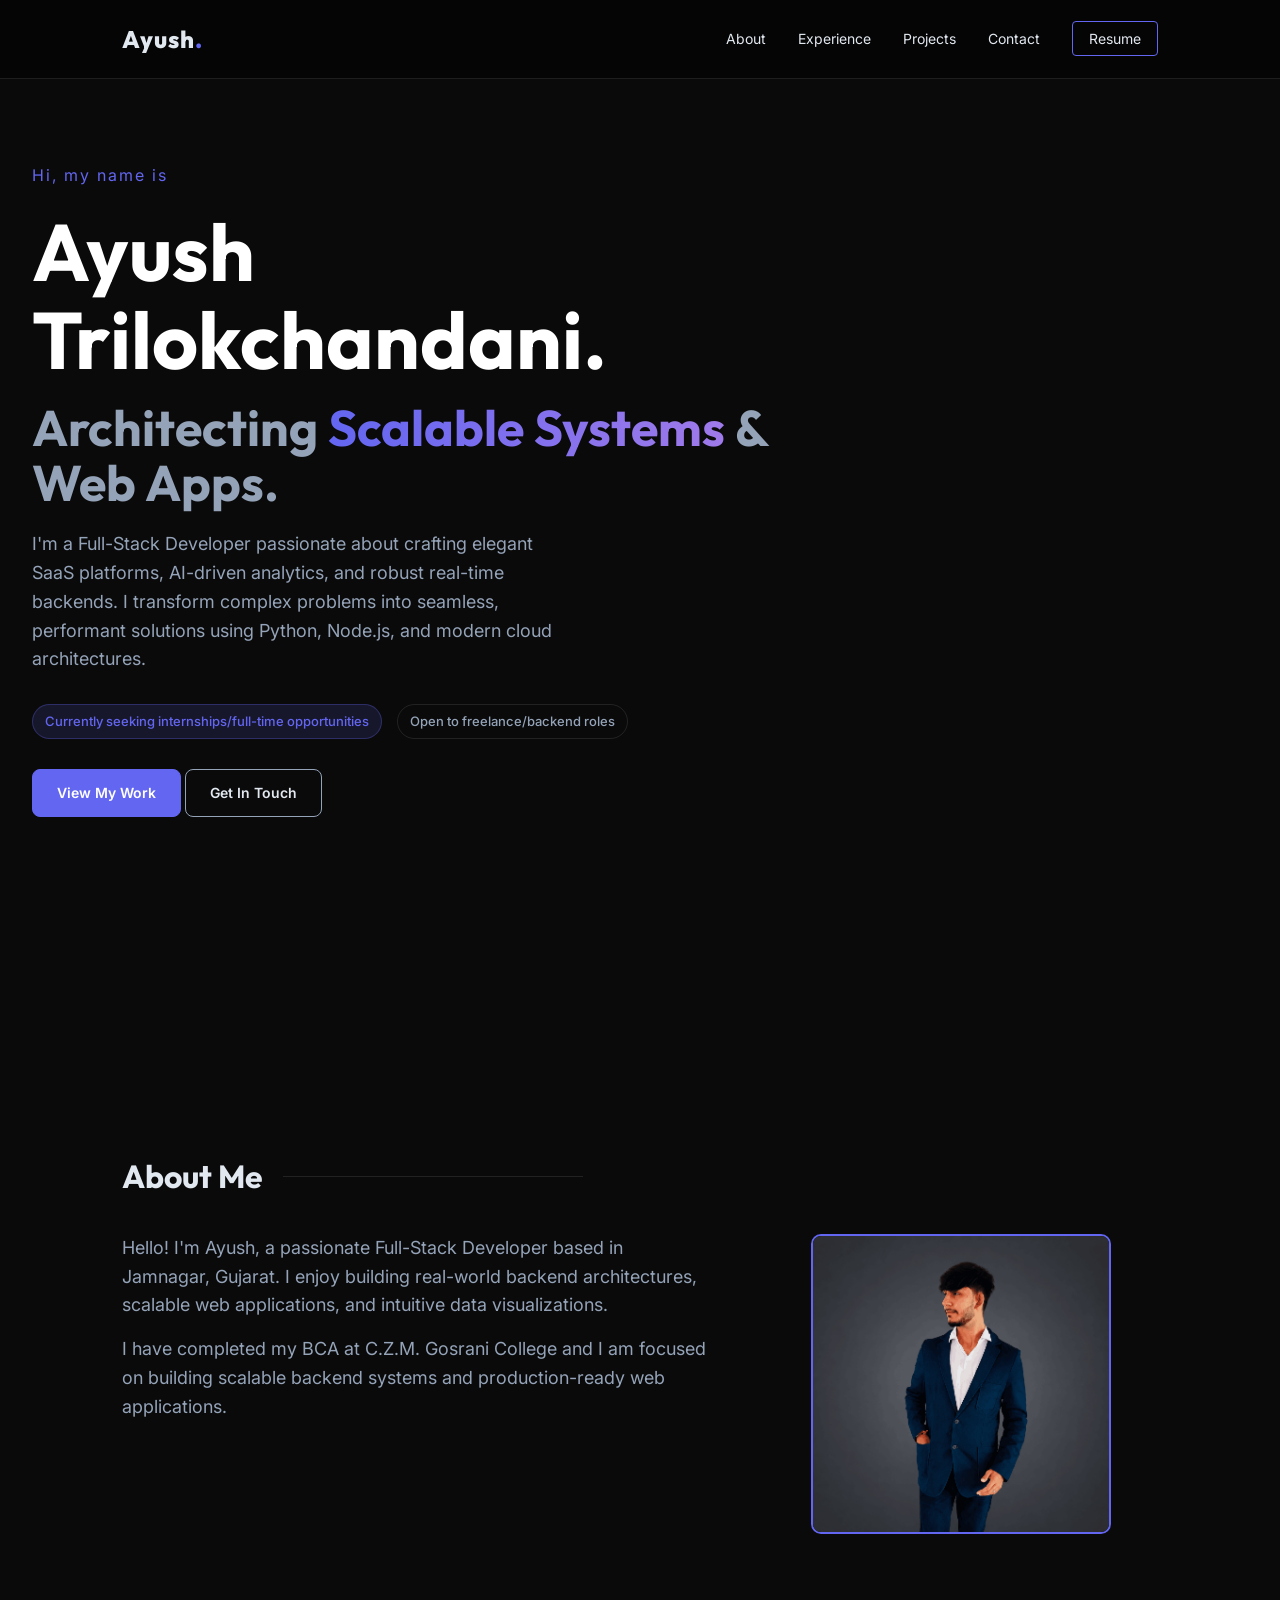
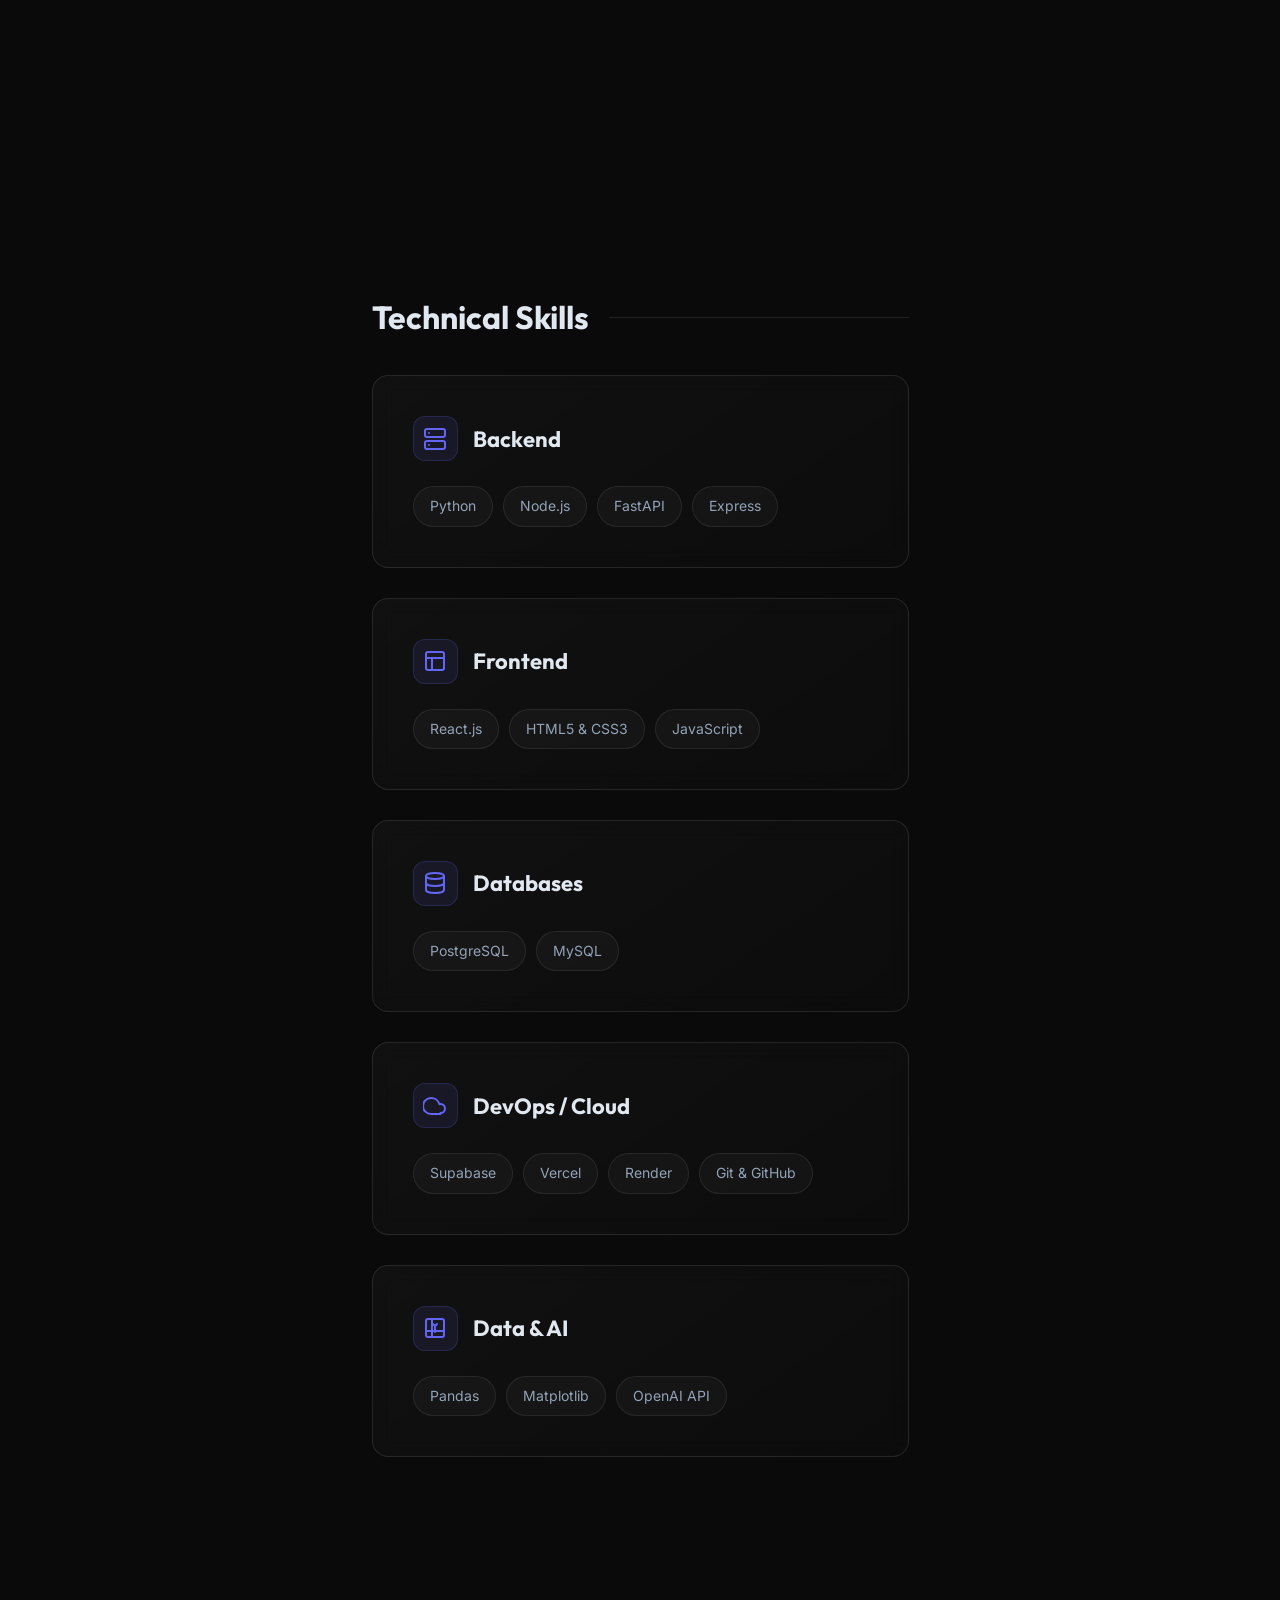
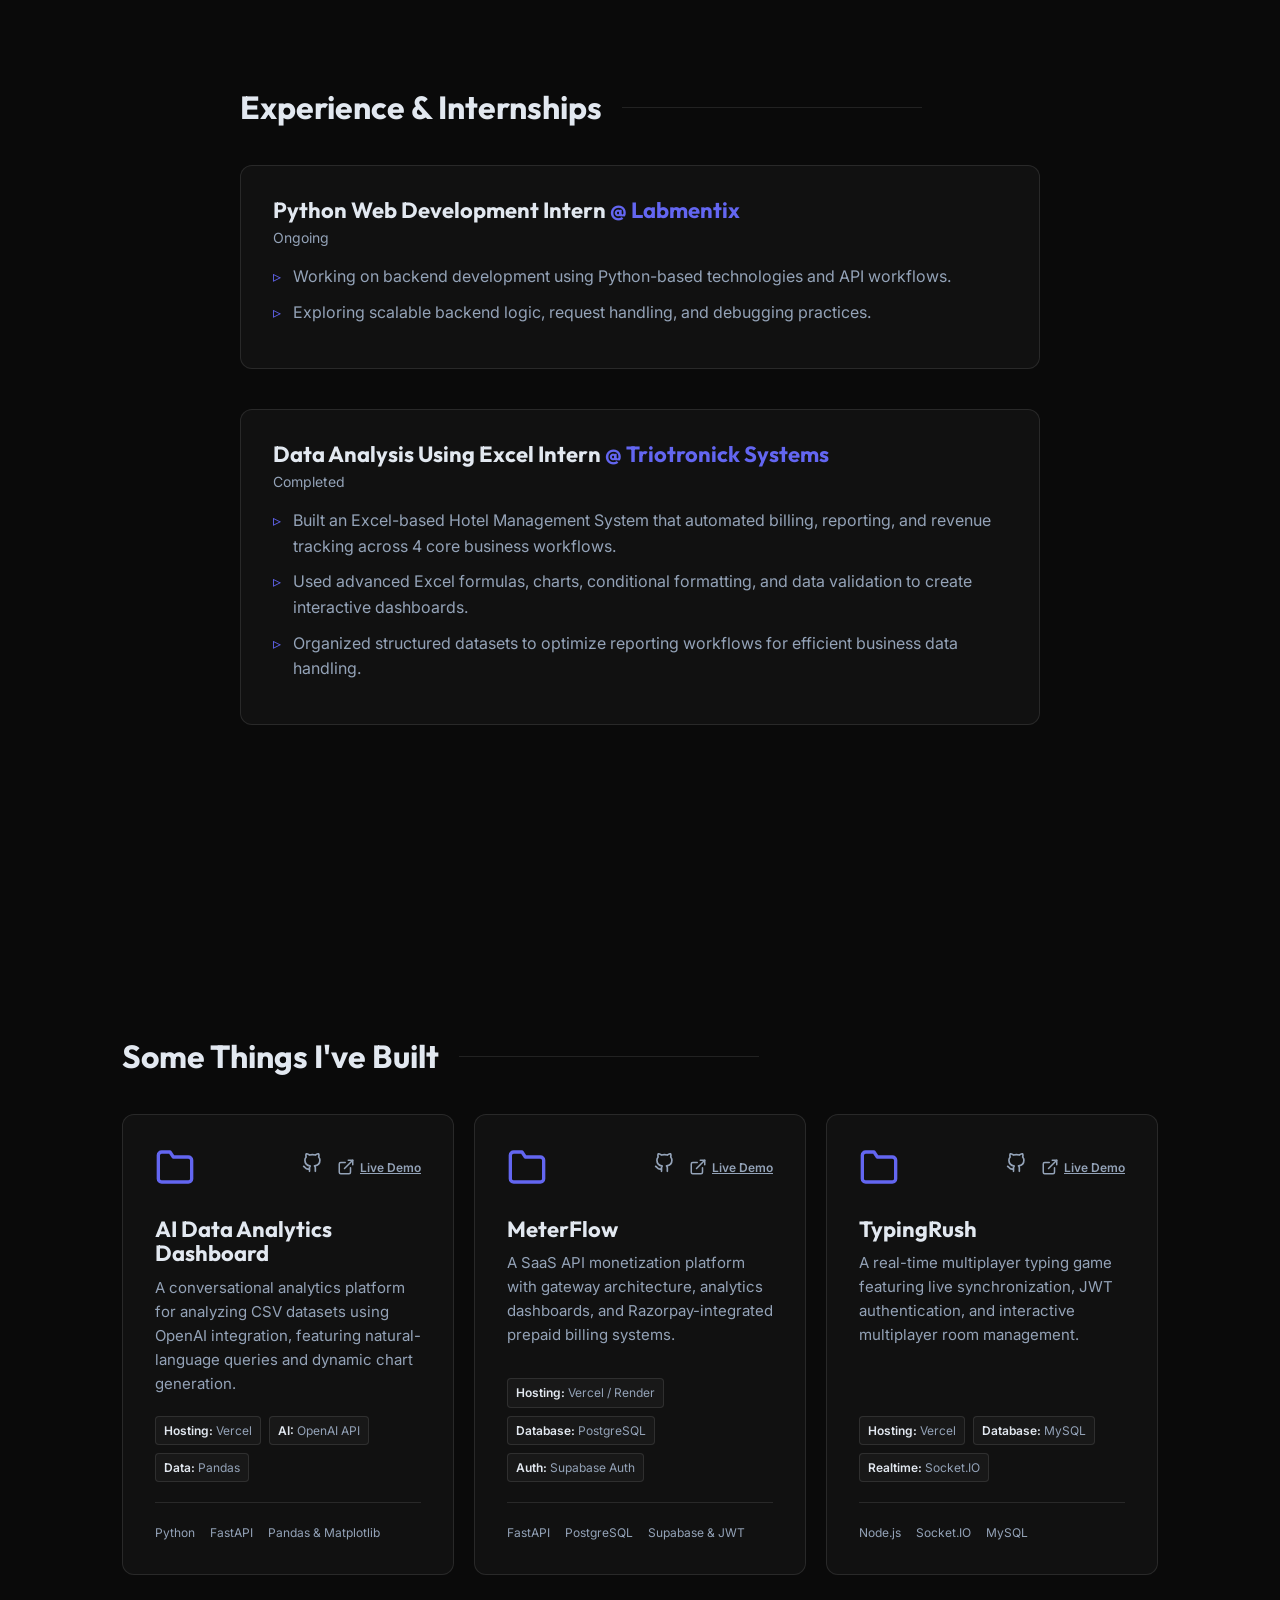
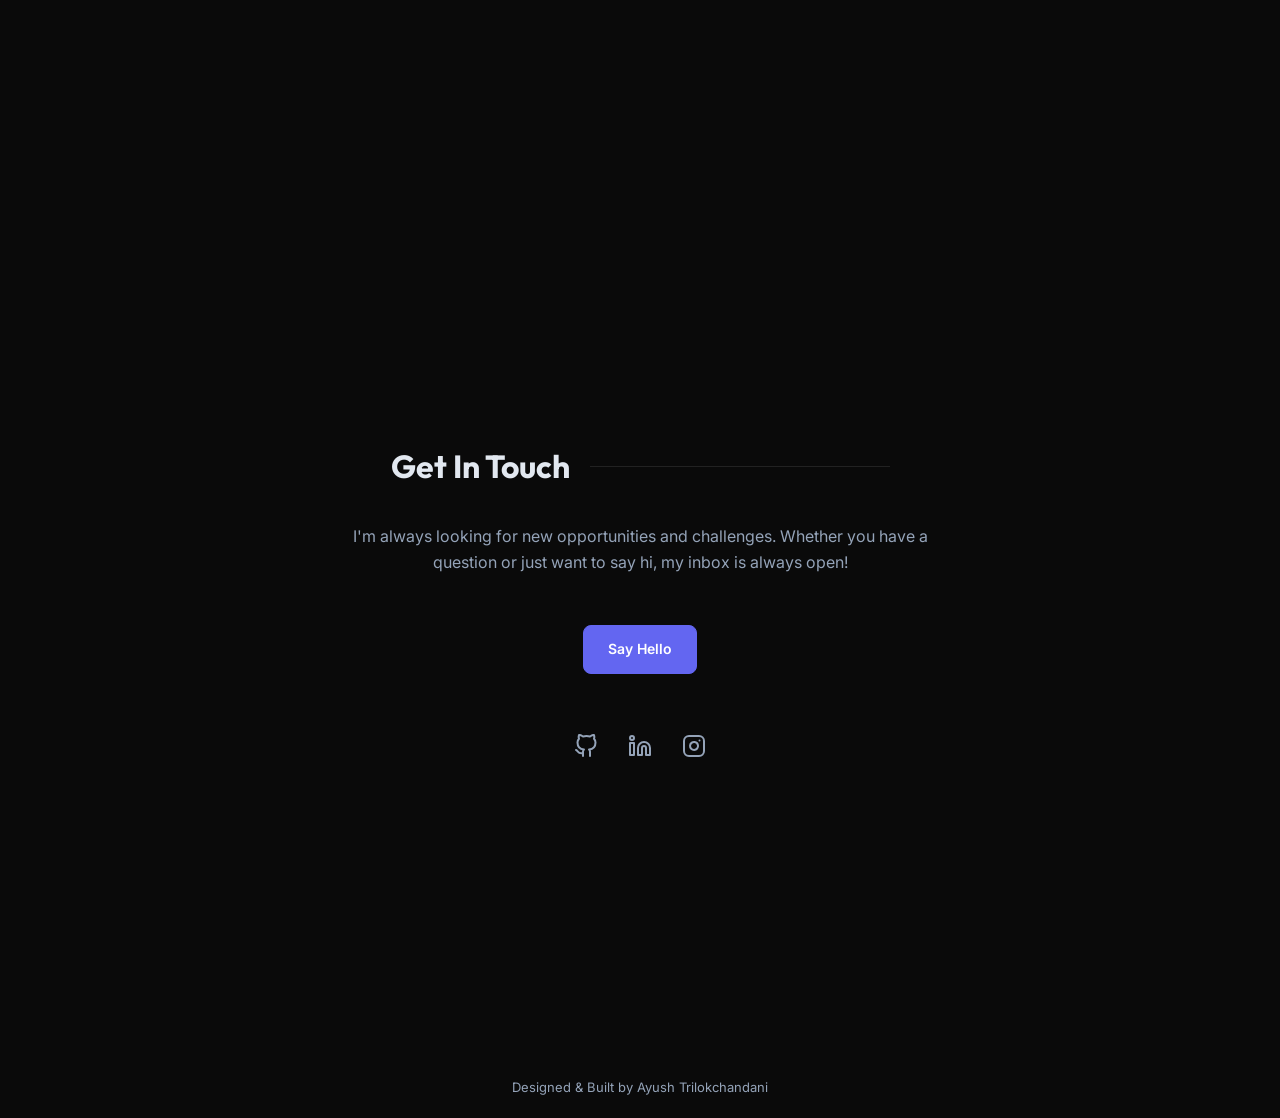
<file: index.html>
<!DOCTYPE html>
<html lang="en">

<head>
    <meta charset="UTF-8">
    <meta name="viewport" content="width=device-width, initial-scale=1.0">
    <title>Ayush Trilokchandani | Full-Stack Developer</title>
    <meta name="description"
        content="Portfolio of Ayush Trilokchandani, Full-Stack Developer building SaaS platforms, real-time applications, and data-driven systems.">

    <!-- Open Graph / Facebook -->
    <meta property="og:type" content="website">
    <meta property="og:url" content="https://ayusht20.github.io/">
    <meta property="og:title" content="Ayush Trilokchandani | Full-Stack Developer">
    <meta property="og:description"
        content="Portfolio of Ayush Trilokchandani, Full-Stack Developer building SaaS platforms, real-time applications, and data-driven systems.">
    <meta property="og:image" content="https://ayusht20.github.io/myself.png">

    <!-- Twitter -->
    <meta property="twitter:card" content="summary_large_image">
    <meta property="twitter:url" content="https://ayusht20.github.io/">
    <meta property="twitter:title" content="Ayush Trilokchandani | Full-Stack Developer">
    <meta property="twitter:description"
        content="Portfolio of Ayush Trilokchandani, Full-Stack Developer building SaaS platforms, real-time applications, and data-driven systems.">
    <meta property="twitter:image" content="https://ayusht20.github.io/myself.png">
    <link rel="stylesheet" href="style.css">
    <!-- Google Fonts -->
    <link rel="preconnect" href="https://fonts.googleapis.com">
    <link rel="preconnect" href="https://fonts.gstatic.com" crossorigin>
    <link
        href="https://fonts.googleapis.com/css2?family=Inter:wght@300;400;600;800&family=Outfit:wght@400;700&display=swap"
        rel="stylesheet">
</head>

<body>
    <!-- Navigation -->
    <nav id="navbar">
        <div class="container nav-container">
            <a href="#" class="logo">Ayush<span>.</span></a>
            <ul class="nav-links">
                <li><a href="#about">About</a></li>
                <li><a href="#experience">Experience</a></li>
                <li><a href="#projects">Projects</a></li>
                <li><a href="#contact">Contact</a></li>
                <li><a href="resume.html" class="btn-resume" target="_blank">Resume</a></li>
            </ul>
            <div class="hamburger">
                <div class="line"></div>
                <div class="line"></div>
                <div class="line"></div>
            </div>
        </div>
    </nav>

    <!-- Hero Section -->
    <header id="hero">
        <div class="container hero-content">
            <p class="greeting fade-in-up">Hi, my name is</p>
            <h1 class="fade-in-up" style="animation-delay: 0.1s">Ayush Trilokchandani.</h1>
            <h2 class="fade-in-up" style="animation-delay: 0.2s">Architecting <span class="highlight">Scalable
                    Systems</span> & Web Apps.</h2>
            <p class="hero-description fade-in-up" style="animation-delay: 0.3s">
                I'm a Full-Stack Developer passionate about crafting elegant SaaS platforms, AI-driven analytics, and
                robust real-time backends. I transform complex problems into seamless, performant solutions using
                Python, Node.js, and modern cloud architectures.
            </p>
            <div class="hero-badges fade-in-up" style="animation-delay: 0.4s">
                <span class="badge">Currently seeking internships/full-time opportunities</span>
                <span class="badge badge-outline">Open to freelance/backend roles</span>
            </div>
            <div class="hero-cta fade-in-up" style="animation-delay: 0.5s">
                <a href="#projects" class="btn btn-primary">View My Work</a>
                <a href="mailto:ayushtrilokchandani2005@gmail.com" class="btn btn-outline">Get In Touch</a>
            </div>
        </div>
    </header>

    <!-- About & Skills Section -->
    <section id="about" class="section">
        <div class="container">
            <h2 class="section-title reveal">About Me</h2>
            <div class="about-grid reveal">
                <div class="about-text">
                    <p>Hello! I'm Ayush, a passionate Full-Stack Developer based in Jamnagar, Gujarat. I enjoy building
                        real-world backend architectures, scalable web applications, and intuitive data visualizations.
                    </p>
                    <p>I have completed my BCA at C.Z.M. Gosrani College and I am focused on building scalable backend
                        systems and production-ready web applications.</p>
                </div>
                <div class="about-visual">
                    <div class="image-wrapper">
                        <img src="myself.png" alt="Ayush Trilokchandani" class="profile-img">
                    </div>
                </div>
            </div>
        </div>
    </section>

    <!-- Skills Section -->
    <section id="skills" class="section">
        <div class="container">
            <h2 class="section-title reveal">Technical Skills</h2>
            <div class="skills-container reveal">
                <div class="skill-card">
                    <div class="skill-header">
                        <div class="skill-icon">
                            <svg xmlns="http://www.w3.org/2000/svg" width="24" height="24" viewBox="0 0 24 24"
                                fill="none" stroke="currentColor" stroke-width="2" stroke-linecap="round"
                                stroke-linejoin="round">
                                <rect x="2" y="2" width="20" height="8" rx="2" ry="2"></rect>
                                <rect x="2" y="14" width="20" height="8" rx="2" ry="2"></rect>
                                <line x1="6" y1="6" x2="6.01" y2="6"></line>
                                <line x1="6" y1="18" x2="6.01" y2="18"></line>
                            </svg>
                        </div>
                        <h3>Backend</h3>
                    </div>
                    <div class="skill-tags">
                        <span class="skill-tag">Python</span>
                        <span class="skill-tag">Node.js</span>
                        <span class="skill-tag">FastAPI</span>
                        <span class="skill-tag">Express</span>
                    </div>
                </div>

                <div class="skill-card">
                    <div class="skill-header">
                        <div class="skill-icon">
                            <svg xmlns="http://www.w3.org/2000/svg" width="24" height="24" viewBox="0 0 24 24"
                                fill="none" stroke="currentColor" stroke-width="2" stroke-linecap="round"
                                stroke-linejoin="round">
                                <rect x="3" y="3" width="18" height="18" rx="2" ry="2"></rect>
                                <line x1="3" y1="9" x2="21" y2="9"></line>
                                <line x1="9" y1="21" x2="9" y2="9"></line>
                            </svg>
                        </div>
                        <h3>Frontend</h3>
                    </div>
                    <div class="skill-tags">
                        <span class="skill-tag">React.js</span>
                        <span class="skill-tag">HTML5 & CSS3</span>
                        <span class="skill-tag">JavaScript</span>
                    </div>
                </div>

                <div class="skill-card">
                    <div class="skill-header">
                        <div class="skill-icon">
                            <svg xmlns="http://www.w3.org/2000/svg" width="24" height="24" viewBox="0 0 24 24"
                                fill="none" stroke="currentColor" stroke-width="2" stroke-linecap="round"
                                stroke-linejoin="round">
                                <ellipse cx="12" cy="5" rx="9" ry="3"></ellipse>
                                <path d="M21 12c0 1.66-4 3-9 3s-9-1.34-9-3"></path>
                                <path d="M3 5v14c0 1.66 4 3 9 3s9-1.34 9-3V5"></path>
                            </svg>
                        </div>
                        <h3>Databases</h3>
                    </div>
                    <div class="skill-tags">
                        <span class="skill-tag">PostgreSQL</span>
                        <span class="skill-tag">MySQL</span>
                    </div>
                </div>

                <div class="skill-card">
                    <div class="skill-header">
                        <div class="skill-icon">
                            <svg xmlns="http://www.w3.org/2000/svg" width="24" height="24" viewBox="0 0 24 24"
                                fill="none" stroke="currentColor" stroke-width="2" stroke-linecap="round"
                                stroke-linejoin="round">
                                <path
                                    d="M17.5 19c2.485 0 4.5-2.015 4.5-4.5S19.985 10 17.5 10c-.39 0-.76.06-1.12.17C15.42 6.55 12.01 4 8 4 3.58 4 0 7.58 0 12c0 4.42 3.58 8 8 8h9.5z">
                                </path>
                            </svg>
                        </div>
                        <h3>DevOps / Cloud</h3>
                    </div>
                    <div class="skill-tags">
                        <span class="skill-tag">Supabase</span>
                        <span class="skill-tag">Vercel</span>
                        <span class="skill-tag">Render</span>
                        <span class="skill-tag">Git & GitHub</span>
                    </div>
                </div>

                <div class="skill-card">
                    <div class="skill-header">
                        <div class="skill-icon">
                            <svg xmlns="http://www.w3.org/2000/svg" width="24" height="24" viewBox="0 0 24 24"
                                fill="none" stroke="currentColor" stroke-width="2" stroke-linecap="round"
                                stroke-linejoin="round">
                                <rect x="3" y="3" width="18" height="18" rx="2" ry="2"></rect>
                                <line x1="3" y1="15" x2="21" y2="15"></line>
                                <line x1="9" y1="3" x2="9" y2="21"></line>
                                <path d="M14 8l-2 2-2-2"></path>
                                <path d="M12 10v6"></path>
                            </svg>
                        </div>
                        <h3>Data & AI</h3>
                    </div>
                    <div class="skill-tags">
                        <span class="skill-tag">Pandas</span>
                        <span class="skill-tag">Matplotlib</span>
                        <span class="skill-tag">OpenAI API</span>
                    </div>
                </div>
            </div>
        </div>
    </section>

    <!-- Experience Section -->
    <section id="experience" class="section">
        <div class="container">
            <h2 class="section-title reveal">Experience & Internships</h2>

            <div class="experience-container">
                <div class="experience-item reveal">
                    <h3 class="experience-role">Python Web Development Intern <span class="experience-company">@
                            Labmentix</span></h3>
                    <p class="experience-date">Ongoing</p>
                    <ul class="experience-list">
                        <li>Working on backend development using Python-based technologies and API workflows.</li>
                        <li>Exploring scalable backend logic, request handling, and debugging practices.</li>
                    </ul>
                </div>

                <div class="experience-item reveal">
                    <h3 class="experience-role">Data Analysis Using Excel Intern <span class="experience-company">@
                            Triotronick Systems</span></h3>
                    <p class="experience-date">Completed</p>
                    <ul class="experience-list">
                        <li>Built an Excel-based Hotel Management System that automated billing, reporting, and revenue
                            tracking across 4 core business workflows.</li>
                        <li>Used advanced Excel formulas, charts, conditional formatting, and data validation to create
                            interactive dashboards.</li>
                        <li>Organized structured datasets to optimize reporting workflows for efficient business data
                            handling.</li>
                    </ul>
                </div>
            </div>
        </div>
    </section>

    <!-- Projects Section -->
    <section id="projects" class="section">
        <div class="container">
            <h2 class="section-title reveal">Some Things I've Built</h2>

            <div class="projects-grid">
                <!-- Project 1: AI Data Analytics Dashboard -->
                <div class="project-card reveal">
                    <!-- <div class="project-image-placeholder">
                        <span>Dashboard Screenshot</span>
                         -->
                    <!-- </div > -->
                    <div class="project-content">
                        <div class="project-header">
                            <svg xmlns="http://www.w3.org/2000/svg" width="40" height="40" viewBox="0 0 24 24"
                                fill="none" stroke="currentColor" stroke-width="2" stroke-linecap="round"
                                stroke-linejoin="round" class="folder-icon">
                                <path d="M22 19a2 2 0 0 1-2 2H4a2 2 0 0 1-2-2V5a2 2 0 0 1 2-2h5l2 3h9a2 2 0 0 1 2 2z">
                                </path>
                            </svg>
                            <div class="project-links">
                                <a href="https://github.com/Ayusht20/AI-Data-Analysis-Project" target="_blank"
                                    class="github-link" aria-label="GitHub Link">
                                    <svg xmlns="http://www.w3.org/2000/svg" width="20" height="20" viewBox="0 0 24 24"
                                        fill="none" stroke="currentColor" stroke-width="2" stroke-linecap="round"
                                        stroke-linejoin="round">
                                        <path
                                            d="M9 19c-5 1.5-5-2.5-7-3m14 6v-3.87a3.37 3.37 0 0 0-.94-2.61c3.14-.35 6.44-1.54 6.44-7A5.44 5.44 0 0 0 20 4.77 5.07 5.07 0 0 0 19.91 1S18.73.65 16 2.48a13.38 13.38 0 0 0-7 0C6.27.65 5.09 1 5.09 1A5.07 5.07 0 0 0 5 4.77a5.44 5.44 0 0 0-1.5 3.78c0 5.42 3.3 6.61 6.44 7A3.37 3.37 0 0 0 9 18.13V22">
                                        </path>
                                    </svg>
                                </a>
                                <a href="https://ai-data-analysis-project.vercel.app" target="_blank"
                                    class="external-link" aria-label="External Link">
                                    <svg xmlns="http://www.w3.org/2000/svg" width="18" height="18" viewBox="0 0 24 24"
                                        fill="none" stroke="currentColor" stroke-width="2" stroke-linecap="round"
                                        stroke-linejoin="round">
                                        <path d="M18 13v6a2 2 0 0 1-2 2H5a2 2 0 0 1-2-2V8a2 2 0 0 1 2-2h6"></path>
                                        <polyline points="15 3 21 3 21 9"></polyline>
                                        <line x1="10" y1="14" x2="21" y2="3"></line>
                                    </svg>
                                    <span class="link-text">Live Demo</span>
                                </a>
                            </div>
                        </div>
                        <h3 class="project-title"><a href="https://ai-data-analysis-project.vercel.app"
                                target="_blank">AI
                                Data Analytics Dashboard</a></h3>
                        <p class="project-desc">A conversational analytics platform for analyzing CSV datasets using
                            OpenAI integration, featuring natural-language queries and dynamic chart generation.</p>
                        <div class="project-architecture">
                            <span class="arch-tag"><strong>Hosting:</strong> Vercel</span>
                            <span class="arch-tag"><strong>AI:</strong> OpenAI API</span>
                            <span class="arch-tag"><strong>Data:</strong> Pandas</span>
                        </div>
                        <ul class="project-tech">
                            <li>Python</li>
                            <li>FastAPI</li>
                            <li>Pandas & Matplotlib</li>
                        </ul>
                    </div>
                </div>

                <!-- Project 2: MeterFlow -->
                <div class="project-card reveal" style="transition-delay: 0.1s">
                    <!-- <div class="project-image-placeholder">
                        <span>Architecture Diagram</span> -->
                    <!-- </div> -->
                    <div class="project-content">
                        <div class="project-header">
                            <svg xmlns="http://www.w3.org/2000/svg" width="40" height="40" viewBox="0 0 24 24"
                                fill="none" stroke="currentColor" stroke-width="2" stroke-linecap="round"
                                stroke-linejoin="round" class="folder-icon">
                                <path d="M22 19a2 2 0 0 1-2 2H4a2 2 0 0 1-2-2V5a2 2 0 0 1 2-2h5l2 3h9a2 2 0 0 1 2 2z">
                                </path>
                            </svg>
                            <div class="project-links">
                                <a href="https://github.com/Ayusht20/MeterFlow" target="_blank" class="github-link"
                                    aria-label="GitHub Link">
                                    <svg xmlns="http://www.w3.org/2000/svg" width="20" height="20" viewBox="0 0 24 24"
                                        fill="none" stroke="currentColor" stroke-width="2" stroke-linecap="round"
                                        stroke-linejoin="round">
                                        <path
                                            d="M9 19c-5 1.5-5-2.5-7-3m14 6v-3.87a3.37 3.37 0 0 0-.94-2.61c3.14-.35 6.44-1.54 6.44-7A5.44 5.44 0 0 0 20 4.77 5.07 5.07 0 0 0 19.91 1S18.73.65 16 2.48a13.38 13.38 0 0 0-7 0C6.27.65 5.09 1 5.09 1A5.07 5.07 0 0 0 5 4.77a5.44 5.44 0 0 0-1.5 3.78c0 5.42 3.3 6.61 6.44 7A3.37 3.37 0 0 0 9 18.13V22">
                                        </path>
                                    </svg>
                                </a>
                                <a href="https://meterflow-lu1q.vercel.app" target="_blank" class="external-link"
                                    aria-label="External Link">
                                    <svg xmlns="http://www.w3.org/2000/svg" width="18" height="18" viewBox="0 0 24 24"
                                        fill="none" stroke="currentColor" stroke-width="2" stroke-linecap="round"
                                        stroke-linejoin="round">
                                        <path d="M18 13v6a2 2 0 0 1-2 2H5a2 2 0 0 1-2-2V8a2 2 0 0 1 2-2h6"></path>
                                        <polyline points="15 3 21 3 21 9"></polyline>
                                        <line x1="10" y1="14" x2="21" y2="3"></line>
                                    </svg>
                                    <span class="link-text">Live Demo</span>
                                </a>
                            </div>
                        </div>
                        <h3 class="project-title"><a href="https://meterflow-lu1q.vercel.app"
                                target="_blank">MeterFlow</a></h3>
                        <p class="project-desc">A SaaS API monetization platform with gateway architecture, analytics
                            dashboards, and Razorpay-integrated prepaid billing systems.</p>
                        <div class="project-architecture">
                            <span class="arch-tag"><strong>Hosting:</strong> Vercel / Render</span>
                            <span class="arch-tag"><strong>Database:</strong> PostgreSQL</span>
                            <span class="arch-tag"><strong>Auth:</strong> Supabase Auth</span>
                        </div>
                        <ul class="project-tech">
                            <li>FastAPI</li>
                            <li>PostgreSQL</li>
                            <li>Supabase & JWT</li>
                        </ul>
                    </div>
                </div>

                <!-- Project 3: TypingRush -->
                <div class="project-card reveal" style="transition-delay: 0.2s">
                    <!-- <div class="project-image-placeholder">
                        <span>Demo GIF</span>
                    </div> -->
                    <div class="project-content">
                        <div class="project-header">
                            <svg xmlns="http://www.w3.org/2000/svg" width="40" height="40" viewBox="0 0 24 24"
                                fill="none" stroke="currentColor" stroke-width="2" stroke-linecap="round"
                                stroke-linejoin="round" class="folder-icon">
                                <path d="M22 19a2 2 0 0 1-2 2H4a2 2 0 0 1-2-2V5a2 2 0 0 1 2-2h5l2 3h9a2 2 0 0 1 2 2z">
                                </path>
                            </svg>
                            <div class="project-links">
                                <a href="https://github.com/Ayusht20/Typing-Rush" target="_blank" class="github-link"
                                    aria-label="GitHub Link">
                                    <svg xmlns="http://www.w3.org/2000/svg" width="20" height="20" viewBox="0 0 24 24"
                                        fill="none" stroke="currentColor" stroke-width="2" stroke-linecap="round"
                                        stroke-linejoin="round">
                                        <path
                                            d="M9 19c-5 1.5-5-2.5-7-3m14 6v-3.87a3.37 3.37 0 0 0-.94-2.61c3.14-.35 6.44-1.54 6.44-7A5.44 5.44 0 0 0 20 4.77 5.07 5.07 0 0 0 19.91 1S18.73.65 16 2.48a13.38 13.38 0 0 0-7 0C6.27.65 5.09 1 5.09 1A5.07 5.07 0 0 0 5 4.77a5.44 5.44 0 0 0-1.5 3.78c0 5.42 3.3 6.61 6.44 7A3.37 3.37 0 0 0 9 18.13V22">
                                        </path>
                                    </svg>
                                </a>
                                <a href="https://typing-rush-mu.vercel.app" target="_blank" class="external-link"
                                    aria-label="External Link">
                                    <svg xmlns="http://www.w3.org/2000/svg" width="18" height="18" viewBox="0 0 24 24"
                                        fill="none" stroke="currentColor" stroke-width="2" stroke-linecap="round"
                                        stroke-linejoin="round">
                                        <path d="M18 13v6a2 2 0 0 1-2 2H5a2 2 0 0 1-2-2V8a2 2 0 0 1 2-2h6"></path>
                                        <polyline points="15 3 21 3 21 9"></polyline>
                                        <line x1="10" y1="14" x2="21" y2="3"></line>
                                    </svg>
                                    <span class="link-text">Live Demo</span>
                                </a>
                            </div>
                        </div>
                        <h3 class="project-title"><a href="https://typing-rush-mu.vercel.app"
                                target="_blank">TypingRush</a>
                        </h3>
                        <p class="project-desc">A real-time multiplayer typing game featuring live synchronization, JWT
                            authentication, and interactive multiplayer room management.</p>
                        <div class="project-architecture">
                            <span class="arch-tag"><strong>Hosting:</strong> Vercel</span>
                            <span class="arch-tag"><strong>Database:</strong> MySQL</span>
                            <span class="arch-tag"><strong>Realtime:</strong> Socket.IO</span>
                        </div>
                        <ul class="project-tech">
                            <li>Node.js</li>
                            <li>Socket.IO</li>
                            <li>MySQL</li>
                        </ul>
                    </div>
                </div>

            </div>
        </div>
    </section>

    <!-- Contact Section -->
    <section id="contact" class="section">
        <div class="container text-center reveal">
            <h2 class="section-title" style="justify-content: center;">Get In Touch</h2>
            <p class="contact-desc">
                I'm always looking for new opportunities and challenges. Whether you have a question or just want to say
                hi, my inbox is always open!
            </p>
            <a href="mailto:ayushtrilokchandani2005@gmail.com" class="btn btn-primary">Say Hello</a>

            <div class="social-links">
                <a href="https://github.com/Ayusht20" target="_blank" aria-label="GitHub">
                    <svg xmlns="http://www.w3.org/2000/svg" width="24" height="24" viewBox="0 0 24 24" fill="none"
                        stroke="currentColor" stroke-width="2" stroke-linecap="round" stroke-linejoin="round">
                        <path
                            d="M9 19c-5 1.5-5-2.5-7-3m14 6v-3.87a3.37 3.37 0 0 0-.94-2.61c3.14-.35 6.44-1.54 6.44-7A5.44 5.44 0 0 0 20 4.77 5.07 5.07 0 0 0 19.91 1S18.73.65 16 2.48a13.38 13.38 0 0 0-7 0C6.27.65 5.09 1 5.09 1A5.07 5.07 0 0 0 5 4.77a5.44 5.44 0 0 0-1.5 3.78c0 5.42 3.3 6.61 6.44 7A3.37 3.37 0 0 0 9 18.13V22">
                        </path>
                    </svg>
                </a>
                <a href="https://linkedin.com/in/ayushtrilokchandani" target="_blank" aria-label="LinkedIn">
                    <svg xmlns="http://www.w3.org/2000/svg" width="24" height="24" viewBox="0 0 24 24" fill="none"
                        stroke="currentColor" stroke-width="2" stroke-linecap="round" stroke-linejoin="round">
                        <path d="M16 8a6 6 0 0 1 6 6v7h-4v-7a2 2 0 0 0-2-2 2 2 0 0 0-2 2v7h-4v-7a6 6 0 0 1 6-6z"></path>
                        <rect x="2" y="9" width="4" height="12"></rect>
                        <circle cx="4" cy="4" r="2"></circle>
                    </svg>
                </a>
                <a href="https://www.instagram.com/ayuu_.20" target="_blank" aria-label="Instagram">
                    <svg xmlns="http://www.w3.org/2000/svg" width="24" height="24" viewBox="0 0 24 24" fill="none"
                        stroke="currentColor" stroke-width="2" stroke-linecap="round" stroke-linejoin="round">
                        <rect x="2" y="2" width="20" height="20" rx="5" ry="5"></rect>
                        <path d="M16 11.37A4 4 0 1 1 12.63 8 4 4 0 0 1 16 11.37z"></path>
                        <line x1="17.5" y1="6.5" x2="17.51" y2="6.5"></line>
                    </svg>
                </a>
            </div>
        </div>
    </section>

    <footer>
        <div class="container text-center">
            <p>Designed & Built by Ayush Trilokchandani</p>
        </div>
    </footer>

    <script src="script.js"></script>
</body>

</html>
</file>
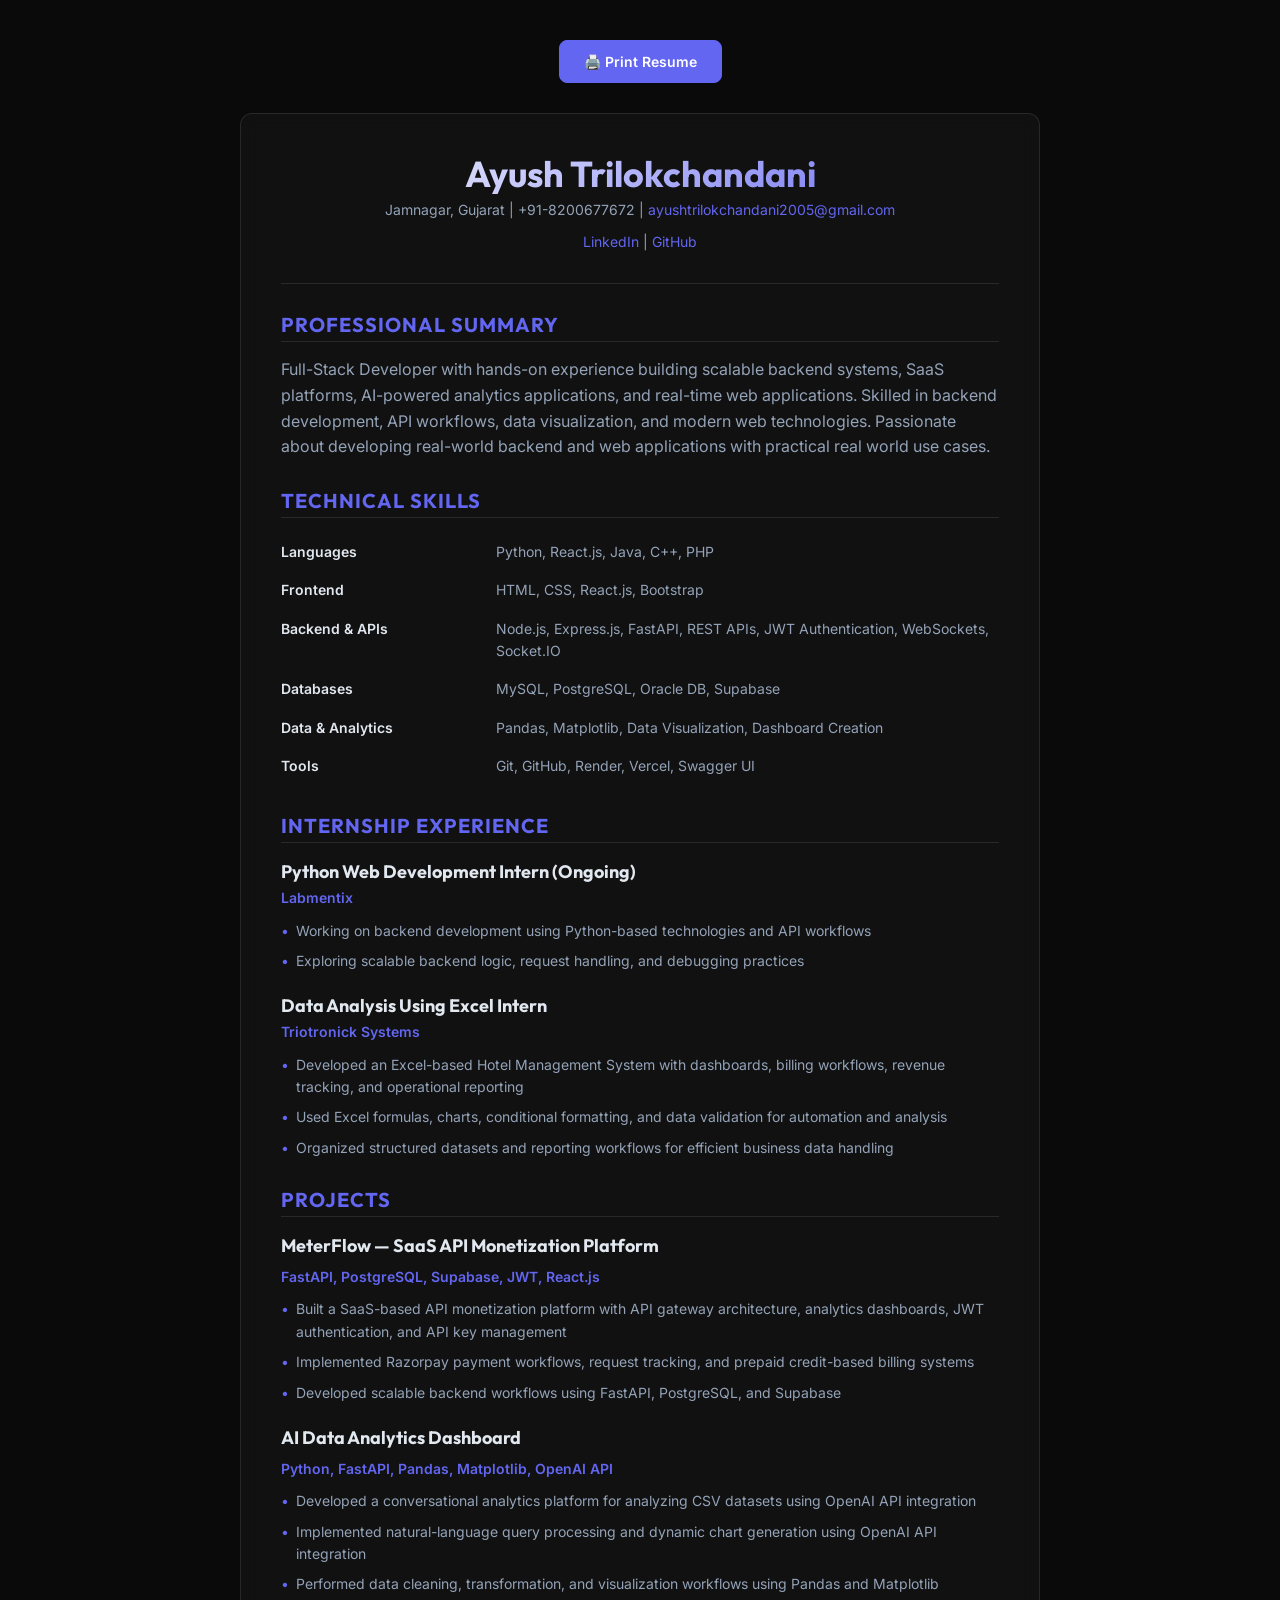
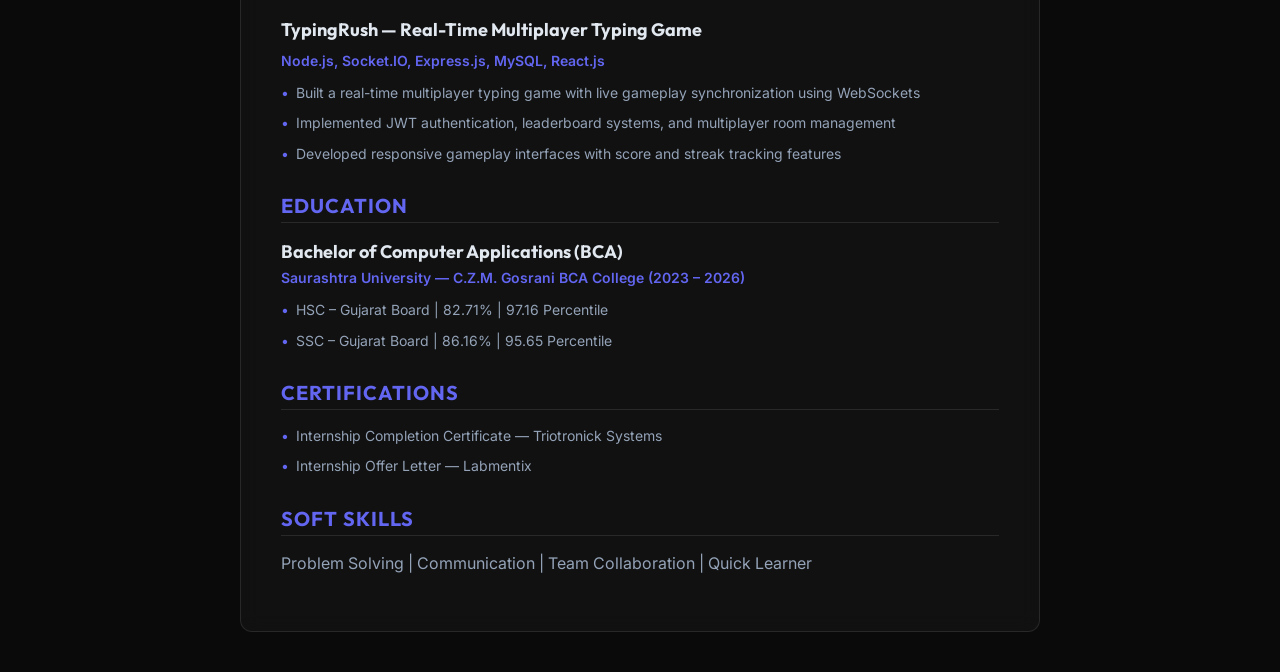
<file: resume.html>
<!DOCTYPE html>
<html lang="en">
<head>
    <meta charset="UTF-8">
    <meta name="viewport" content="width=device-width, initial-scale=1.0">
    <title>Resume - Ayush Trilokchandani</title>
    <link rel="stylesheet" href="style.css">
    <link rel="preconnect" href="https://fonts.googleapis.com">
    <link rel="preconnect" href="https://fonts.gstatic.com" crossorigin>
    <link href="https://fonts.googleapis.com/css2?family=Inter:wght@300;400;600;800&family=Outfit:wght@400;700&display=swap" rel="stylesheet">
    <style>
        body {
            background-color: var(--bg-dark);
            padding: 40px 20px;
        }
        .resume-container {
            max-width: 800px;
            margin: 0 auto;
            background: var(--surface);
            border: 1px solid var(--border);
            border-radius: 12px;
            padding: 40px;
            backdrop-filter: blur(10px);
        }
        .header {
            text-align: center;
            border-bottom: 1px solid var(--border);
            padding-bottom: 20px;
            margin-bottom: 30px;
        }
        .header h1 {
            font-size: 36px;
            margin-bottom: 5px;
            background: linear-gradient(135deg, #fff 0%, var(--accent) 100%);
            -webkit-background-clip: text;
            -webkit-text-fill-color: transparent;
        }
        .contact-info {
            color: var(--text-secondary);
            font-size: 14px;
            margin-bottom: 10px;
        }
        .contact-info a {
            color: var(--accent);
            text-decoration: none;
        }
        .section-heading {
            font-family: var(--font-heading);
            color: var(--accent);
            font-size: 20px;
            text-transform: uppercase;
            letter-spacing: 1px;
            border-bottom: 1px solid var(--border);
            padding-bottom: 5px;
            margin: 30px 0 15px 0;
        }
        .resume-content p {
            color: var(--text-secondary);
            margin-bottom: 15px;
        }
        .resume-item {
            margin-bottom: 20px;
        }
        .resume-item-header {
            display: flex;
            justify-content: space-between;
            align-items: baseline;
            margin-bottom: 5px;
        }
        .resume-item-title {
            font-family: var(--font-heading);
            font-weight: 700;
            color: var(--text-primary);
            font-size: 18px;
        }
        .resume-item-subtitle {
            color: var(--accent);
            font-size: 14px;
            font-weight: 600;
            margin-bottom: 10px;
            display: block;
        }
        .resume-list {
            list-style: none;
            color: var(--text-secondary);
        }
        .resume-list li {
            position: relative;
            padding-left: 15px;
            margin-bottom: 8px;
            font-size: 14px;
        }
        .resume-list li::before {
            content: "•";
            position: absolute;
            left: 0;
            color: var(--accent);
        }
        .skills-table {
            width: 100%;
            border-collapse: collapse;
            color: var(--text-secondary);
            font-size: 14px;
        }
        .skills-table td {
            padding: 8px 0;
            vertical-align: top;
        }
        .skills-table td:first-child {
            font-weight: 600;
            color: var(--text-primary);
            width: 30%;
        }
        .print-btn {
            display: block;
            margin: 0 auto 30px auto;
            text-align: center;
            max-width: 200px;
        }
        @media print {
            body {
                background: white;
                color: black;
            }
            .resume-container {
                border: none;
                background: none;
                box-shadow: none;
                padding: 0;
            }
            .header h1 {
                background: none;
                -webkit-text-fill-color: black;
            }
            .section-heading {
                color: black;
                border-bottom: 1px solid black;
            }
            .resume-item-title, .skills-table td:first-child {
                color: black;
            }
            .resume-list, .resume-content p, .contact-info, .skills-table td {
                color: #333;
            }
            .resume-item-subtitle, .contact-info a {
                color: #555;
            }
            .print-btn {
                display: none;
            }
        }
    </style>
</head>
<body>
    <button class="btn btn-primary print-btn" onclick="window.print()">🖨️ Print Resume</button>
    <div class="resume-container">
        <div class="header">
            <h1>Ayush Trilokchandani</h1>
            <div class="contact-info">
                Jamnagar, Gujarat | +91-8200677672 | <a href="mailto:ayushtrilokchandani2005@gmail.com">ayushtrilokchandani2005@gmail.com</a>
            </div>
            <div class="contact-info">
                <a href="https://linkedin.com/in/ayushtrilokchandani" target="_blank">LinkedIn</a> | 
                <a href="https://github.com/Ayusht20" target="_blank">GitHub</a>
            </div>
        </div>

        <div class="resume-content">
            <h2 class="section-heading">Professional Summary</h2>
            <p>Full-Stack Developer with hands-on experience building scalable backend systems, SaaS platforms, AI-powered analytics applications, and real-time web applications. Skilled in backend development, API workflows, data visualization, and modern web technologies. Passionate about developing real-world backend and web applications with practical real world use cases.</p>

            <h2 class="section-heading">Technical Skills</h2>
            <table class="skills-table">
                <tr>
                    <td>Languages</td>
                    <td>Python, React.js, Java, C++, PHP</td>
                </tr>
                <tr>
                    <td>Frontend</td>
                    <td>HTML, CSS, React.js, Bootstrap</td>
                </tr>
                <tr>
                    <td>Backend & APIs</td>
                    <td>Node.js, Express.js, FastAPI, REST APIs, JWT Authentication, WebSockets, Socket.IO</td>
                </tr>
                <tr>
                    <td>Databases</td>
                    <td>MySQL, PostgreSQL, Oracle DB, Supabase</td>
                </tr>
                <tr>
                    <td>Data & Analytics</td>
                    <td>Pandas, Matplotlib, Data Visualization, Dashboard Creation</td>
                </tr>
                <tr>
                    <td>Tools</td>
                    <td>Git, GitHub, Render, Vercel, Swagger UI</td>
                </tr>
            </table>

            <h2 class="section-heading">Internship Experience</h2>
            
            <div class="resume-item">
                <div class="resume-item-title">Python Web Development Intern (Ongoing)</div>
                <span class="resume-item-subtitle">Labmentix</span>
                <ul class="resume-list">
                    <li>Working on backend development using Python-based technologies and API workflows</li>
                    <li>Exploring scalable backend logic, request handling, and debugging practices</li>
                </ul>
            </div>

            <div class="resume-item">
                <div class="resume-item-title">Data Analysis Using Excel Intern</div>
                <span class="resume-item-subtitle">Triotronick Systems</span>
                <ul class="resume-list">
                    <li>Developed an Excel-based Hotel Management System with dashboards, billing workflows, revenue tracking, and operational reporting</li>
                    <li>Used Excel formulas, charts, conditional formatting, and data validation for automation and analysis</li>
                    <li>Organized structured datasets and reporting workflows for efficient business data handling</li>
                </ul>
            </div>

            <h2 class="section-heading">Projects</h2>

            <div class="resume-item">
                <div class="resume-item-header">
                    <div class="resume-item-title">MeterFlow — SaaS API Monetization Platform</div>
                </div>
                <span class="resume-item-subtitle">FastAPI, PostgreSQL, Supabase, JWT, React.js</span>
                <ul class="resume-list">
                    <li>Built a SaaS-based API monetization platform with API gateway architecture, analytics dashboards, JWT authentication, and API key management</li>
                    <li>Implemented Razorpay payment workflows, request tracking, and prepaid credit-based billing systems</li>
                    <li>Developed scalable backend workflows using FastAPI, PostgreSQL, and Supabase</li>
                </ul>
            </div>

            <div class="resume-item">
                <div class="resume-item-header">
                    <div class="resume-item-title">AI Data Analytics Dashboard</div>
                </div>
                <span class="resume-item-subtitle">Python, FastAPI, Pandas, Matplotlib, OpenAI API</span>
                <ul class="resume-list">
                    <li>Developed a conversational analytics platform for analyzing CSV datasets using OpenAI API integration</li>
                    <li>Implemented natural-language query processing and dynamic chart generation using OpenAI API integration</li>
                    <li>Performed data cleaning, transformation, and visualization workflows using Pandas and Matplotlib</li>
                </ul>
            </div>

            <div class="resume-item">
                <div class="resume-item-header">
                    <div class="resume-item-title">TypingRush — Real-Time Multiplayer Typing Game</div>
                </div>
                <span class="resume-item-subtitle">Node.js, Socket.IO, Express.js, MySQL, React.js</span>
                <ul class="resume-list">
                    <li>Built a real-time multiplayer typing game with live gameplay synchronization using WebSockets</li>
                    <li>Implemented JWT authentication, leaderboard systems, and multiplayer room management</li>
                    <li>Developed responsive gameplay interfaces with score and streak tracking features</li>
                </ul>
            </div>

            <h2 class="section-heading">Education</h2>
            <div class="resume-item">
                <div class="resume-item-title">Bachelor of Computer Applications (BCA)</div>
                <span class="resume-item-subtitle">Saurashtra University — C.Z.M. Gosrani BCA College (2023 – 2026)</span>
            </div>
            <div class="resume-item">
                <ul class="resume-list" style="margin-top:-10px;">
                    <li>HSC – Gujarat Board | 82.71% | 97.16 Percentile</li>
                    <li>SSC – Gujarat Board | 86.16% | 95.65 Percentile</li>
                </ul>
            </div>

            <h2 class="section-heading">Certifications</h2>
            <ul class="resume-list">
                <li>Internship Completion Certificate — Triotronick Systems</li>
                <li>Internship Offer Letter — Labmentix</li>
            </ul>

            <h2 class="section-heading">Soft Skills</h2>
            <p>Problem Solving | Communication | Team Collaboration | Quick Learner</p>
        </div>
    </div>
</body>
</html>
</file>
<file: style.css>
:root {
    /* Colors */
    --bg-dark: #0a0a0a;
    --bg-darker: #050505;
    --text-primary: #e2e8f0;
    --text-secondary: #94a3b8;
    --accent: #6366f1; /* Indigo */
    --accent-glow: rgba(99, 102, 241, 0.5);
    
    /* Surface/Glass */
    --surface: rgba(255, 255, 255, 0.03);
    --border: rgba(255, 255, 255, 0.1);
    
    /* Typography */
    --font-sans: 'Inter', sans-serif;
    --font-heading: 'Outfit', sans-serif;
    
    /* Transitions */
    --transition: all 0.3s ease;
}

* {
    margin: 0;
    padding: 0;
    box-sizing: border-box;
}

html {
    scroll-behavior: smooth;
}

body {
    background-color: var(--bg-dark);
    color: var(--text-primary);
    font-family: var(--font-sans);
    line-height: 1.6;
    overflow-x: hidden;
}

/* Layout */
.container {
    max-width: 1100px;
    margin: 0 auto;
    padding: 0 2rem;
}

.section {
    padding: 100px 0;
    min-height: 100vh;
    display: flex;
    flex-direction: column;
    justify-content: center;
}

.text-center {
    text-align: center;
}

/* Typography */
h1, h2, h3, h4 {
    font-family: var(--font-heading);
    font-weight: 700;
    color: var(--text-primary);
    line-height: 1.1;
}

h1 {
    font-size: clamp(40px, 8vw, 80px);
    margin-bottom: 1rem;
    color: #fff;
}

h2 {
    font-size: clamp(30px, 5vw, 50px);
    color: var(--text-secondary);
}

.section-title {
    font-size: clamp(26px, 5vw, 32px);
    margin-bottom: 40px;
    display: flex;
    align-items: center;
    color: var(--text-primary);
}

.section-title::after {
    content: "";
    display: block;
    height: 1px;
    width: 300px;
    background-color: var(--border);
    margin-left: 20px;
}

/* Buttons */
.btn {
    display: inline-block;
    padding: 0.75rem 1.5rem;
    border-radius: 8px;
    text-decoration: none;
    font-family: var(--font-sans);
    font-weight: 600;
    transition: var(--transition);
    cursor: pointer;
    font-size: 14px;
}

.btn-primary {
    background-color: var(--accent);
    color: #fff;
    border: 1px solid var(--accent);
}

.btn-primary:hover {
    background-color: transparent;
    color: var(--accent);
    box-shadow: 0 0 15px var(--accent-glow);
    transform: translateY(-2px);
}

.btn-resume {
    color: var(--accent);
    border: 1px solid var(--accent);
    padding: 0.5rem 1rem;
    border-radius: 4px;
    text-decoration: none;
    transition: var(--transition);
}

.btn-resume:hover {
    background-color: rgba(99, 102, 241, 0.1);
}

.btn-outline {
    color: var(--text-primary);
    border: 1px solid var(--text-secondary);
    background: transparent;
}

.btn-outline:hover {
    border-color: var(--accent);
    color: var(--accent);
    background-color: rgba(99, 102, 241, 0.05);
}

.highlight {
    background: linear-gradient(90deg, var(--accent), #9f7aea);
    -webkit-background-clip: text;
    -webkit-text-fill-color: transparent;
    background-clip: text;
}

/* Navigation */
nav {
    position: fixed;
    top: 0;
    width: 100%;
    padding: 20px 0;
    z-index: 100;
    background: var(--bg-darker);
    border-bottom: 1px solid var(--border);
}

.nav-container {
    display: flex;
    justify-content: space-between;
    align-items: center;
}

.logo {
    font-family: var(--font-heading);
    font-size: 24px;
    font-weight: 800;
    color: var(--text-primary);
    text-decoration: none;
    letter-spacing: 1px;
}

.logo span {
    color: var(--accent);
    transition: var(--transition);
}

.logo:hover span {
    text-shadow: 0 0 10px var(--accent-glow);
}

.nav-links {
    display: flex;
    list-style: none;
    align-items: center;
    gap: 2rem;
}

.nav-links a {
    color: var(--text-primary);
    text-decoration: none;
    font-size: 14px;
    transition: var(--transition);
}

.nav-links a:not(.btn-resume):hover {
    color: var(--accent);
}

.hamburger {
    display: none;
    cursor: pointer;
}

.hamburger .line {
    width: 25px;
    height: 2px;
    background-color: var(--text-primary);
    margin: 5px 0;
}

/* Hero Section */
#hero {
    min-height: 100vh;
    display: flex;
    flex-direction: column;
    justify-content: center;
    padding-top: 80px; /* Offset for nav */
}

.hero-content {
    max-width: 800px;
    margin: 0; 
}

.greeting {
    color: var(--accent);
    font-family: var(--font-sans);
    margin-bottom: 20px;
    font-weight: 400;
    letter-spacing: 2px;
}

.hero-description {
    color: var(--text-secondary);
    max-width: 540px;
    margin-top: 20px;
    font-size: 18px;
}

.hero-badges {
    display: flex;
    flex-wrap: wrap;
    gap: 15px;
    margin-top: 30px;
}

.badge {
    display: inline-block;
    padding: 6px 12px;
    border-radius: 20px;
    font-size: 13px;
    font-family: var(--font-sans);
    font-weight: 500;
    background-color: rgba(99, 102, 241, 0.15);
    color: var(--accent);
    border: 1px solid rgba(99, 102, 241, 0.3);
}

.badge-outline {
    background-color: transparent;
    color: var(--text-secondary);
    border: 1px solid var(--border);
}

.badge-outline:hover {
    border-color: var(--accent);
    color: var(--text-primary);
}

.hero-cta {
    margin-top: 30px;
}

/* About Section */
.about-grid {
    display: grid;
    grid-template-columns: 3fr 2fr;
    gap: 50px;
}

.about-text {
    color: var(--text-secondary);
    font-size: 18px;
}

.about-text p {
    margin-bottom: 15px;
}

/* Skills Section */
.skills-container {
    display: grid;
    grid-template-columns: repeat(auto-fit, minmax(280px, 1fr));
    gap: 30px;
    margin-top: 40px;
}

.skill-card {
    background: linear-gradient(145deg, rgba(255, 255, 255, 0.03) 0%, rgba(255, 255, 255, 0.01) 100%);
    border: 1px solid var(--border);
    border-radius: 16px;
    padding: 2.5rem;
    position: relative;
    overflow: hidden;
    transition: all 0.4s cubic-bezier(0.175, 0.885, 0.32, 1.275);
    backdrop-filter: blur(10px);
}

.skill-card::before {
    content: '';
    position: absolute;
    top: 0;
    left: 0;
    width: 100%;
    height: 100%;
    background: radial-gradient(circle at top left, rgba(99, 102, 241, 0.1), transparent 70%);
    opacity: 0;
    transition: opacity 0.4s ease;
}

.skill-card:hover {
    transform: translateY(-10px);
    border-color: rgba(99, 102, 241, 0.4);
    box-shadow: 0 15px 30px rgba(0, 0, 0, 0.3), 0 0 20px rgba(99, 102, 241, 0.1);
}

.skill-card:hover::before {
    opacity: 1;
}

.skill-header {
    display: flex;
    align-items: center;
    gap: 15px;
    margin-bottom: 25px;
    position: relative;
    z-index: 1;
}

.skill-icon {
    width: 45px;
    height: 45px;
    border-radius: 12px;
    background: rgba(99, 102, 241, 0.1);
    color: var(--accent);
    display: flex;
    justify-content: center;
    align-items: center;
    border: 1px solid rgba(99, 102, 241, 0.2);
}

.skill-header h3 {
    font-size: 22px;
    color: var(--text-primary);
    margin: 0;
}

.skill-tags {
    display: flex;
    flex-wrap: wrap;
    gap: 10px;
    position: relative;
    z-index: 1;
}

.skill-tag {
    background: rgba(255, 255, 255, 0.03);
    border: 1px solid rgba(255, 255, 255, 0.08);
    color: var(--text-secondary);
    padding: 8px 16px;
    border-radius: 30px;
    font-size: 14px;
    font-family: var(--font-sans);
    transition: all 0.3s ease;
}

.skill-card:hover .skill-tag {
    background: rgba(255, 255, 255, 0.06);
}

.skill-tag:hover {
    background: var(--accent) !important;
    color: white;
    border-color: var(--accent);
    transform: translateY(-2px);
    box-shadow: 0 5px 15px rgba(99, 102, 241, 0.3);
}

.about-visual {
    display: flex;
    justify-content: center;
    align-items: flex-start;
}

.image-wrapper {
    position: relative;
    width: 100%;
    max-width: 300px;
    border-radius: 10px;
}

.profile-img {
    width: 100%;
    height: auto;
    border-radius: 10px;
    border: 2px solid var(--accent);
    object-fit: cover;
    aspect-ratio: 1;
    animation: float 6s ease-in-out infinite;
}

/* Experience Section */
.experience-container {
    display: flex;
    flex-direction: column;
    gap: 40px;
    max-width: 800px;
}

.experience-item {
    background: var(--surface);
    border: 1px solid var(--border);
    border-radius: 12px;
    padding: 2rem;
}

.experience-role {
    font-size: 22px;
    color: var(--text-primary);
    margin-bottom: 5px;
}

.experience-company {
    color: var(--accent);
}

.experience-date {
    font-family: var(--font-sans);
    font-size: 14px;
    color: var(--text-secondary);
    margin-bottom: 15px;
}

.experience-list {
    list-style: none;
    color: var(--text-secondary);
    font-size: 16px;
}

.experience-list li {
    position: relative;
    padding-left: 20px;
    margin-bottom: 10px;
}

.experience-list li::before {
    content: "▹";
    position: absolute;
    left: 0;
    color: var(--accent);
}

/* Projects Section */
.projects-grid {
    display: grid;
    grid-template-columns: repeat(auto-fill, minmax(300px, 1fr));
    gap: 20px;
}

.project-card {
    background: var(--surface);
    border: 1px solid var(--border);
    border-radius: 12px;
    display: flex;
    flex-direction: column;
    height: 100%;
    transition: transform 0.3s ease, box-shadow 0.3s ease;
    overflow: hidden;
}

.project-image-placeholder {
    width: 100%;
    height: 180px;
    background-color: rgba(255, 255, 255, 0.02);
    border-bottom: 1px solid var(--border);
    display: flex;
    justify-content: center;
    align-items: center;
    color: var(--text-secondary);
    font-family: var(--font-sans);
    font-size: 14px;
    font-style: italic;
}

.project-content {
    padding: 2rem;
    display: flex;
    flex-direction: column;
    flex-grow: 1;
}

.project-card:hover {
    transform: translateY(-10px);
    box-shadow: 0 10px 30px rgba(99, 102, 241, 0.1);
}

.project-header {
    display: flex;
    justify-content: space-between;
    align-items: center;
    margin-bottom: 30px;
}

.folder-icon {
    color: var(--accent);
}

.project-links {
    display: flex;
    gap: 15px;
    align-items: center;
}

.external-link {
    display: flex;
    align-items: center;
    gap: 5px;
}

.link-text {
    font-size: 12px;
    font-family: var(--font-sans);
    font-weight: 600;
}

.github-link, .external-link {
    color: var(--text-secondary);
    transition: var(--transition);
}

.github-link:hover, .external-link:hover {
    color: var(--accent);
}

.project-title {
    font-size: 22px;
    margin-bottom: 10px;
}

.project-title a {
    color: var(--text-primary);
    text-decoration: none;
    transition: var(--transition);
}

.project-title a:hover {
    color: var(--accent);
}

.project-desc {
    color: var(--text-secondary);
    font-size: 15px;
    margin-bottom: 20px;
    flex-grow: 1;
}

.project-architecture {
    display: flex;
    flex-wrap: wrap;
    gap: 8px;
    margin-bottom: 20px;
    padding-bottom: 20px;
    border-bottom: 1px solid var(--border);
}

.arch-tag {
    font-size: 12px;
    font-family: var(--font-sans);
    color: var(--text-secondary);
    background: rgba(255, 255, 255, 0.03);
    padding: 4px 8px;
    border-radius: 4px;
    border: 1px solid var(--border);
}

.arch-tag strong {
    color: var(--text-primary);
    font-weight: 600;
}

.project-tech {
    display: flex;
    flex-wrap: wrap;
    gap: 15px;
    list-style: none;
    font-family: var(--font-sans);
    font-size: 12px;
    color: var(--text-secondary);
}

/* Contact Section */
.contact-desc {
    color: var(--text-secondary);
    max-width: 600px;
    margin: 0 auto 50px auto;
}

.social-links {
    display: flex;
    justify-content: center;
    gap: 30px;
    margin-top: 60px;
}

.social-links a {
    color: var(--text-secondary);
    transition: all 0.3s cubic-bezier(0.175, 0.885, 0.32, 1.275);
}

.social-links a:hover {
    color: var(--accent);
    transform: translateY(-5px) scale(1.1);
}

/* Footer */
footer {
    padding: 20px 0;
    font-family: var(--font-sans);
    font-size: 13px;
    color: var(--text-secondary);
}

/* Animations & Reveals */
.fade-in-up {
    opacity: 0;
    transform: translateY(30px);
    animation: fadeInUp 0.8s ease forwards;
}

.reveal {
    opacity: 0;
    transform: translateY(40px);
    transition: all 0.8s ease-out;
}

.reveal.active {
    opacity: 1;
    transform: translateY(0);
}

@keyframes fadeInUp {
    to {
        opacity: 1;
        transform: translateY(0);
    }
}

@keyframes float {
    0% { transform: translateY(0px); }
    50% { transform: translateY(-15px); }
    100% { transform: translateY(0px); }
}

/* Responsive */
@media (max-width: 768px) {
    .nav-links {
        position: fixed;
        right: -100%;
        top: 0;
        height: 100vh;
        width: 70%;
        max-width: 300px;
        background: var(--bg-darker);
        flex-direction: column;
        justify-content: center;
        align-items: center;
        transition: var(--transition);
        box-shadow: -10px 0 30px -15px rgba(0,0,0,0.5);
    }

    .nav-links.active {
        right: 0;
    }

    .hamburger {
        display: block;
        z-index: 101;
    }
    
    .about-grid {
        grid-template-columns: 1fr;
    }
    
    .about-visual {
        margin-top: 40px;
    }
    
    .section-title::after {
        width: 100%;
    }
}
</file>
